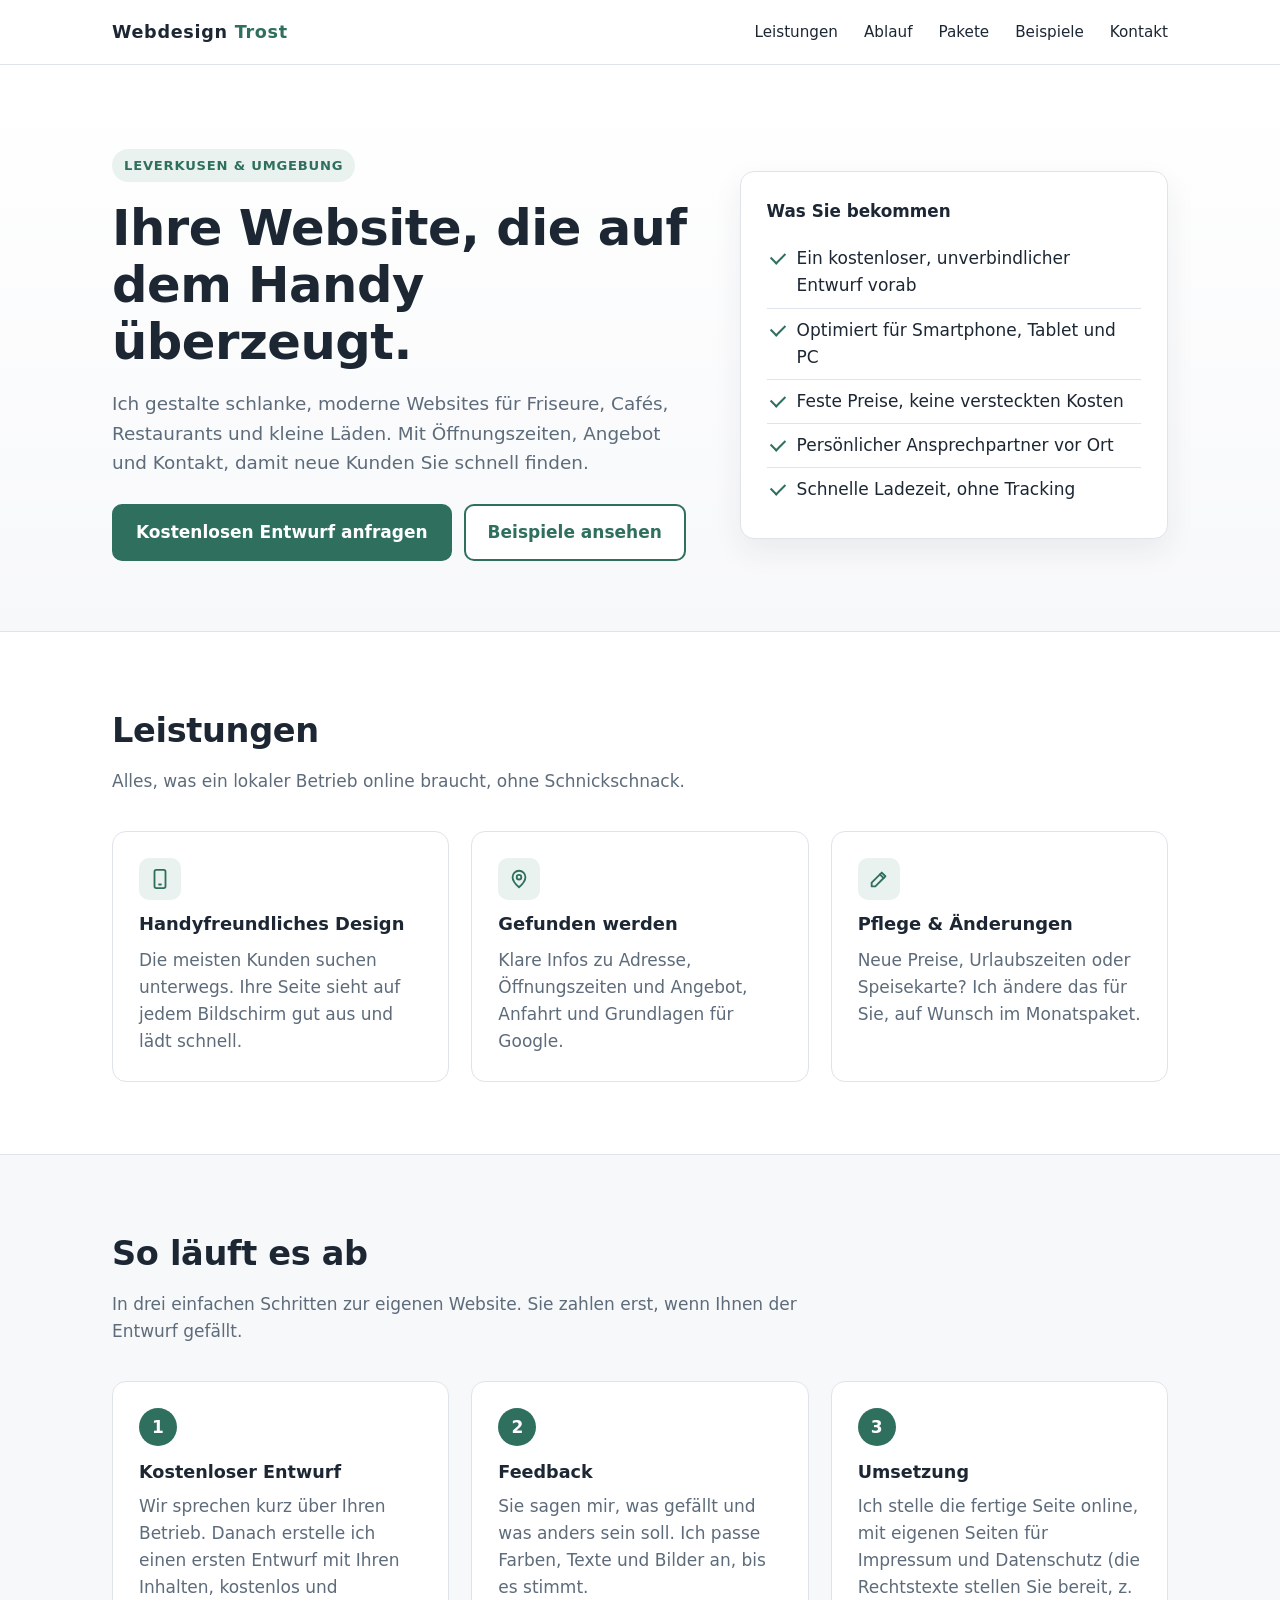
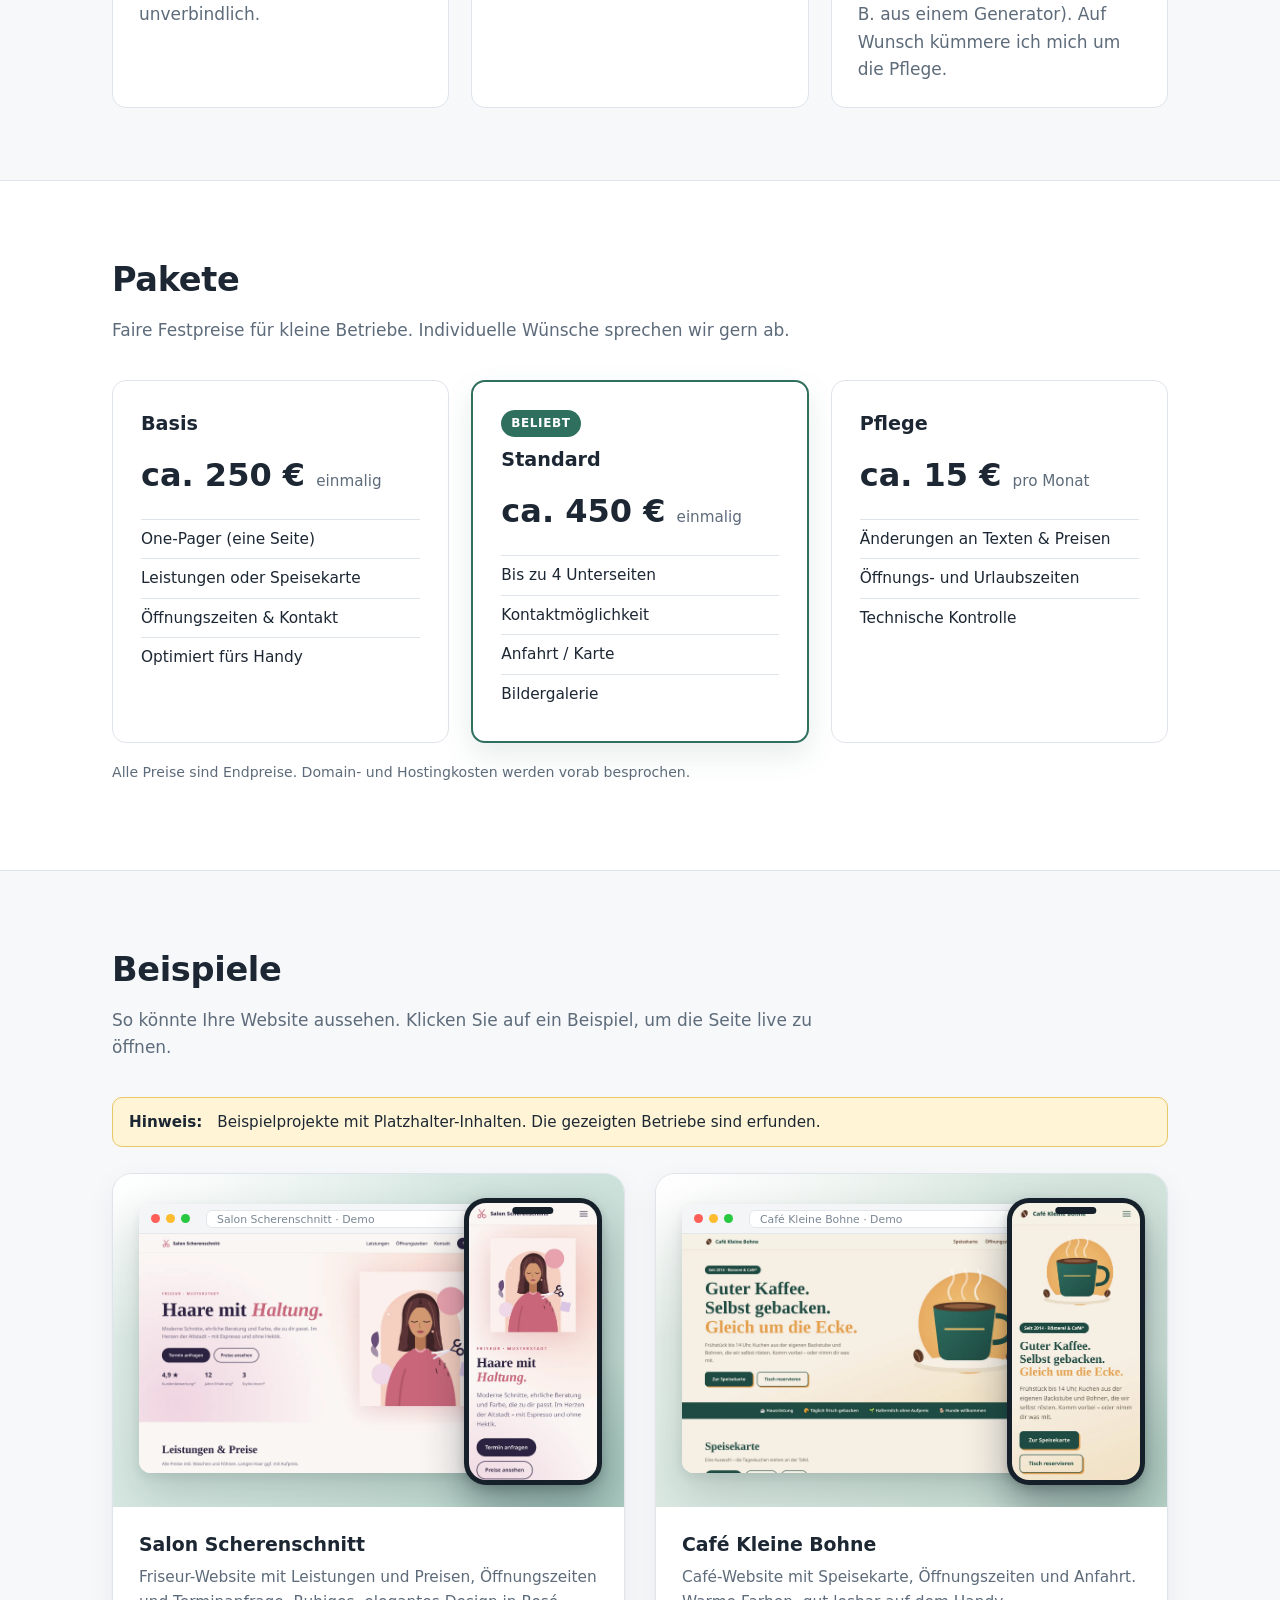
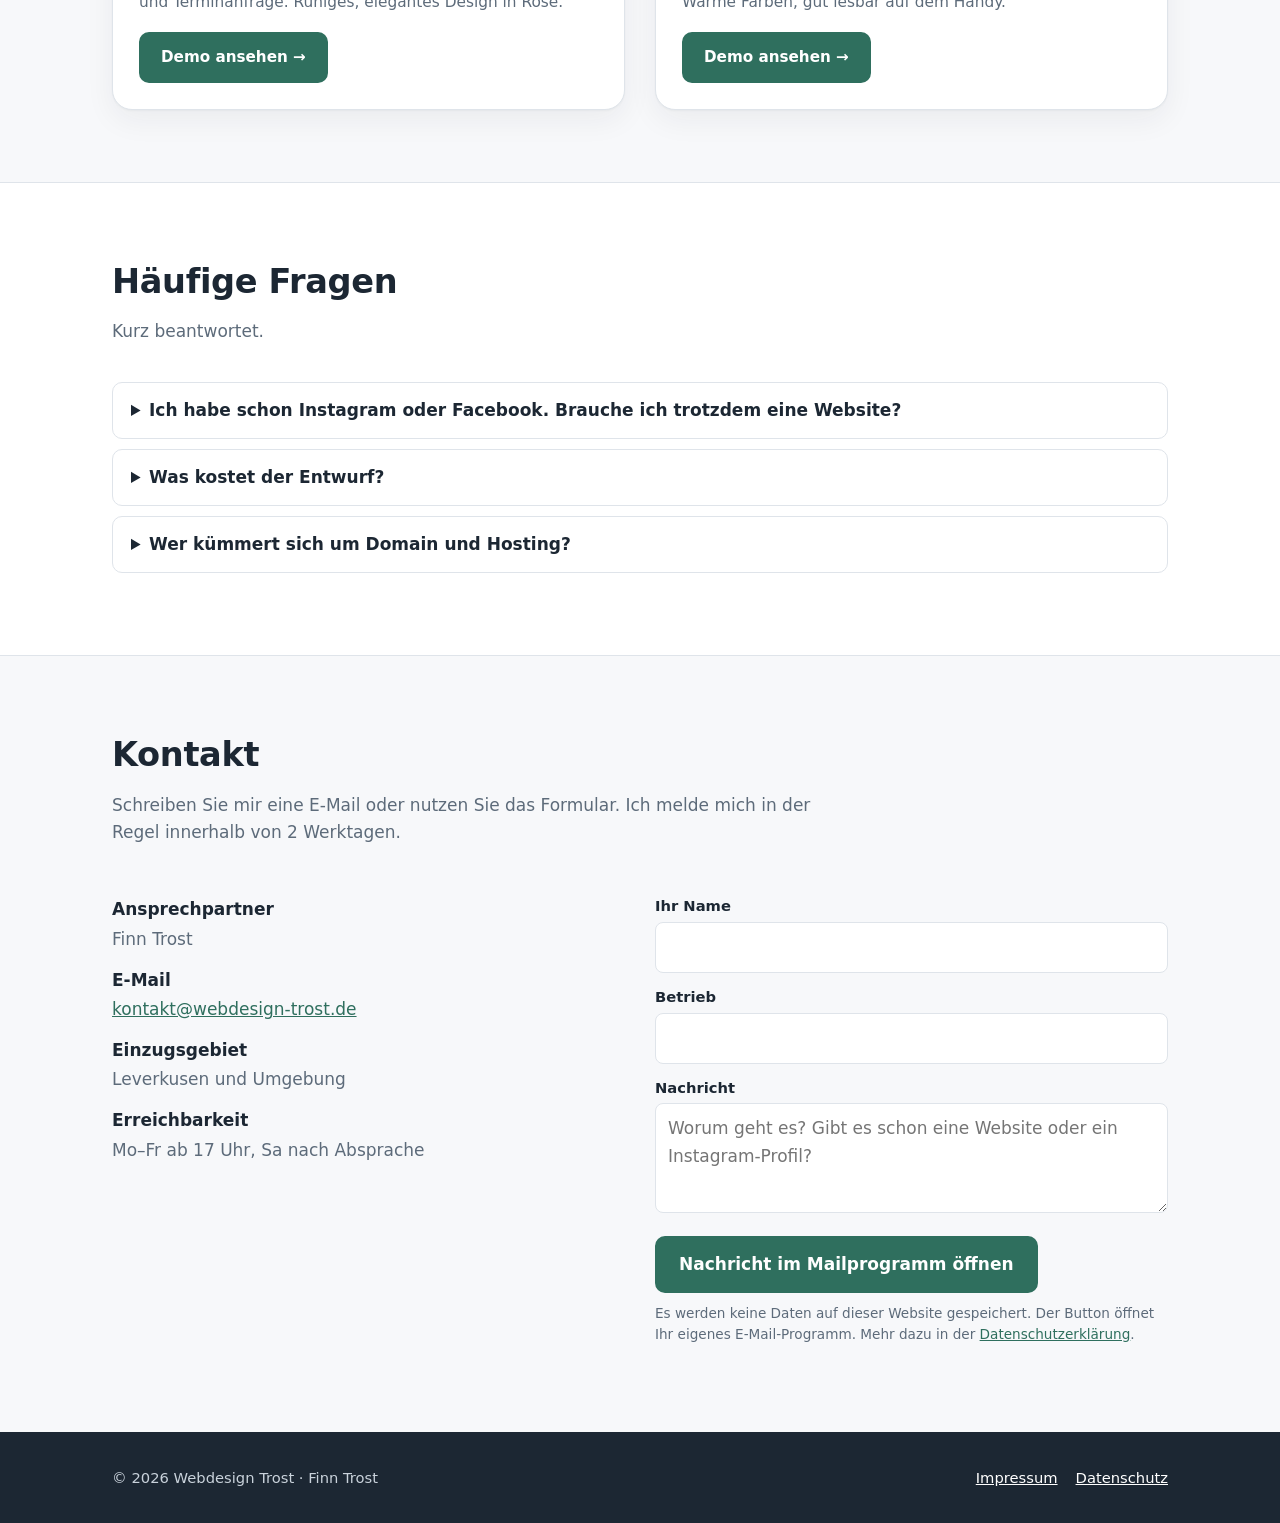
<file: index.html>
<!doctype html>
<html lang="de">
<head>
<meta charset="utf-8">
<meta name="viewport" content="width=device-width,initial-scale=1">
<meta name="robots" content="noindex, nofollow">
<title>Webdesign Trost – Websites für lokale Betriebe in Leverkusen</title>
<meta name="description" content="Moderne, handyfreundliche Websites für Friseure, Cafés, Restaurants und kleine Läden in Leverkusen und Umgebung. Kostenloser Entwurf, faire Festpreise.">
<link rel="stylesheet" href="style.css">
<link rel="icon" href="data:image/svg+xml,%3Csvg xmlns='http://www.w3.org/2000/svg' viewBox='0 0 32 32'%3E%3Crect width='32' height='32' rx='7' fill='%232f6f5e'/%3E%3Ctext x='16' y='22' font-size='17' text-anchor='middle' fill='white' font-family='Arial' font-weight='700'%3EWT%3C/text%3E%3C/svg%3E">
</head>
<body>
<header class="top">
  <div class="wrap nav">
    <a class="logo" href="#start">Webdesign <span>Trost</span></a>
    <button class="burger" aria-label="Menü öffnen" aria-expanded="false">☰</button>
    <ul>
      <li><a href="#leistungen">Leistungen</a></li>
      <li><a href="#ablauf">Ablauf</a></li>
      <li><a href="#pakete">Pakete</a></li>
      <li><a href="#beispiele">Beispiele</a></li>
      <li><a href="#kontakt">Kontakt</a></li>
    </ul>
  </div>
</header>

<main id="start">
<section class="hero">
  <div class="wrap hero-grid">
    <div>
      <span class="eyebrow">Leverkusen &amp; Umgebung</span>
      <h1>Ihre Website, die auf dem Handy überzeugt.</h1>
      <p class="lead">Ich gestalte schlanke, moderne Websites für Friseure, Cafés, Restaurants und kleine Läden. Mit Öffnungszeiten, Angebot und Kontakt, damit neue Kunden Sie schnell finden.</p>
      <div class="btns">
        <a class="btn primary" href="#kontakt">Kostenlosen Entwurf anfragen</a>
        <a class="btn ghost" href="#beispiele">Beispiele ansehen</a>
      </div>
    </div>
    <div class="hero-card">
      <h3>Was Sie bekommen</h3>
      <ul class="checks">
        <li>Ein kostenloser, unverbindlicher Entwurf vorab</li>
        <li>Optimiert für Smartphone, Tablet und PC</li>
        <li>Feste Preise, keine versteckten Kosten</li>
        <li>Persönlicher Ansprechpartner vor Ort</li>
        <li>Schnelle Ladezeit, ohne Tracking</li>
      </ul>
    </div>
  </div>
</section>

<section id="leistungen" class="alt">
  <div class="wrap">
    <h2>Leistungen</h2>
    <p class="sub">Alles, was ein lokaler Betrieb online braucht, ohne Schnickschnack.</p>
    <div class="grid3">
      <div class="card">
        <div class="icon"><svg viewBox="0 0 24 24"><rect x="6" y="2" width="12" height="20" rx="2"/><path d="M11 18h2"/></svg></div>
        <h3>Handyfreundliches Design</h3>
        <p>Die meisten Kunden suchen unterwegs. Ihre Seite sieht auf jedem Bildschirm gut aus und lädt schnell.</p>
      </div>
      <div class="card">
        <div class="icon"><svg viewBox="0 0 24 24"><path d="M12 21s-7-6.2-7-11a7 7 0 0 1 14 0c0 4.8-7 11-7 11z"/><circle cx="12" cy="10" r="2.5"/></svg></div>
        <h3>Gefunden werden</h3>
        <p>Klare Infos zu Adresse, Öffnungszeiten und Angebot, Anfahrt und Grundlagen für Google.</p>
      </div>
      <div class="card">
        <div class="icon"><svg viewBox="0 0 24 24"><path d="M4 20h4L19 9l-4-4L4 16z"/><path d="M13 7l4 4"/></svg></div>
        <h3>Pflege &amp; Änderungen</h3>
        <p>Neue Preise, Urlaubszeiten oder Speisekarte? Ich ändere das für Sie, auf Wunsch im Monatspaket.</p>
      </div>
    </div>
  </div>
</section>

<section id="ablauf">
  <div class="wrap">
    <h2>So läuft es ab</h2>
    <p class="sub">In drei einfachen Schritten zur eigenen Website. Sie zahlen erst, wenn Ihnen der Entwurf gefällt.</p>
    <div class="steps">
      <div class="step"><h3>Kostenloser Entwurf</h3><p>Wir sprechen kurz über Ihren Betrieb. Danach erstelle ich einen ersten Entwurf mit Ihren Inhalten, kostenlos und unverbindlich.</p></div>
      <div class="step"><h3>Feedback</h3><p>Sie sagen mir, was gefällt und was anders sein soll. Ich passe Farben, Texte und Bilder an, bis es stimmt.</p></div>
      <div class="step"><h3>Umsetzung</h3><p>Ich stelle die fertige Seite online, mit eigenen Seiten für Impressum und Datenschutz (die Rechtstexte stellen Sie bereit, z. B. aus einem Generator). Auf Wunsch kümmere ich mich um die Pflege.</p></div>
    </div>
  </div>
</section>

<section id="pakete" class="alt">
  <div class="wrap">
    <h2>Pakete</h2>
    <p class="sub">Faire Festpreise für kleine Betriebe. Individuelle Wünsche sprechen wir gern ab.</p>
    <div class="prices">
      <div class="price">
        <h3>Basis</h3>
        <div class="amount">ca. 250 € <small>einmalig</small></div>
        <ul>
          <li>One-Pager (eine Seite)</li>
          <li>Leistungen oder Speisekarte</li>
          <li>Öffnungszeiten &amp; Kontakt</li>
          <li>Optimiert fürs Handy</li>
        </ul>
      </div>
      <div class="price feat">
        <span class="tag">Beliebt</span>
        <h3>Standard</h3>
        <div class="amount">ca. 450 € <small>einmalig</small></div>
        <ul>
          <li>Bis zu 4 Unterseiten</li>
          <li>Kontaktmöglichkeit</li>
          <li>Anfahrt / Karte</li>
          <li>Bildergalerie</li>
        </ul>
      </div>
      <div class="price">
        <h3>Pflege</h3>
        <div class="amount">ca. 15 € <small>pro Monat</small></div>
        <ul>
          <li>Änderungen an Texten &amp; Preisen</li>
          <li>Öffnungs- und Urlaubszeiten</li>
          <li>Technische Kontrolle</li>
        </ul>
      </div>
    </div>
    <p class="note">Alle Preise sind Endpreise. Domain- und Hostingkosten werden vorab besprochen.</p>
  </div>
</section>

<section id="beispiele">
  <div class="wrap">
    <h2>Beispiele</h2>
    <p class="sub">So könnte Ihre Website aussehen. Klicken Sie auf ein Beispiel, um die Seite live zu öffnen.</p>
    <div class="disclaimer"><strong>Hinweis:</strong>&nbsp;Beispielprojekte mit Platzhalter-Inhalten. Die gezeigten Betriebe sind erfunden.</div>
    <div class="pf">
      <article class="pf-card">
        <a class="mock friseur" href="https://demo.webdesign-trost.de/friseur/" target="_blank" rel="noopener" aria-label="Salon Scherenschnitt: Demo-Website öffnen (neuer Tab)">
          <div class="browser">
            <div class="bar" aria-hidden="true"><i></i><i></i><i></i><span class="url">Salon Scherenschnitt · Demo</span></div>
            <picture>
              <source srcset="img/friseur-desktop.webp" type="image/webp">
              <img src="img/friseur-desktop.jpg" alt="Beispiel-Website eines Friseursalons, Ansicht am Computer" loading="lazy" decoding="async" width="1600" height="1000">
            </picture>
          </div>
          <div class="phone">
            <picture>
              <source srcset="img/friseur-mobile.webp" type="image/webp">
              <img src="img/friseur-mobile.jpg" alt="Beispiel-Website eines Friseursalons, Ansicht auf dem Smartphone" loading="lazy" decoding="async" width="585" height="1266">
            </picture>
          </div>
        </a>
        <div class="pf-meta">
          <h3>Salon Scherenschnitt</h3>
          <p>Friseur-Website mit Leistungen und Preisen, Öffnungszeiten und Terminanfrage. Ruhiges, elegantes Design in Rosé.</p>
          <a class="btn primary" href="https://demo.webdesign-trost.de/friseur/" target="_blank" rel="noopener">Demo ansehen <span aria-hidden="true">→</span></a>
        </div>
      </article>
      <article class="pf-card">
        <a class="mock cafe" href="https://demo.webdesign-trost.de/cafe/" target="_blank" rel="noopener" aria-label="Café Kleine Bohne: Demo-Website öffnen (neuer Tab)">
          <div class="browser">
            <div class="bar" aria-hidden="true"><i></i><i></i><i></i><span class="url">Café Kleine Bohne · Demo</span></div>
            <picture>
              <source srcset="img/cafe-desktop.webp" type="image/webp">
              <img src="img/cafe-desktop.jpg" alt="Beispiel-Website eines Cafés, Ansicht am Computer" loading="lazy" decoding="async" width="1600" height="1000">
            </picture>
          </div>
          <div class="phone">
            <picture>
              <source srcset="img/cafe-mobile.webp" type="image/webp">
              <img src="img/cafe-mobile.jpg" alt="Beispiel-Website eines Cafés, Ansicht auf dem Smartphone" loading="lazy" decoding="async" width="585" height="1266">
            </picture>
          </div>
        </a>
        <div class="pf-meta">
          <h3>Café Kleine Bohne</h3>
          <p>Café-Website mit Speisekarte, Öffnungszeiten und Anfahrt. Warme Farben, gut lesbar auf dem Handy.</p>
          <a class="btn primary" href="https://demo.webdesign-trost.de/cafe/" target="_blank" rel="noopener">Demo ansehen <span aria-hidden="true">→</span></a>
        </div>
      </article>
    </div>
  </div>
</section>

<section class="alt">
  <div class="wrap">
    <h2>Häufige Fragen</h2>
    <p class="sub">Kurz beantwortet.</p>
    <details><summary>Ich habe schon Instagram oder Facebook. Brauche ich trotzdem eine Website?</summary><p>Social Media ist super für Bilder und Neuigkeiten. Eine Website ist Ihre feste Adresse: Sie wird bei Google gefunden, braucht kein Konto zum Ansehen und zeigt die wichtigsten Infos auf einen Blick.</p></details>
    <details><summary>Was kostet der Entwurf?</summary><p>Nichts. Erst wenn Ihnen der Entwurf gefällt und Sie die Umsetzung möchten, wird das vereinbarte Paket fällig.</p></details>
    <details><summary>Wer kümmert sich um Domain und Hosting?</summary><p>Ich berate Sie dazu und richte alles ein. Die laufenden Kosten für Domain und Hosting besprechen wir vorher transparent.</p></details>
  </div>
</section>

<section id="kontakt">
  <div class="wrap">
    <h2>Kontakt</h2>
    <p class="sub">Schreiben Sie mir eine E-Mail oder nutzen Sie das Formular. Ich melde mich in der Regel innerhalb von 2 Werktagen.</p>
    <div class="contact">
      <dl>
        <dt>Ansprechpartner</dt><dd>Finn Trost</dd>
        <dt>E-Mail</dt><dd><a href="mailto:kontakt@webdesign-trost.de">kontakt@webdesign-trost.de</a></dd>
        <dt>Einzugsgebiet</dt><dd>Leverkusen und Umgebung</dd>
        <dt>Erreichbarkeit</dt><dd>Mo–Fr ab 17 Uhr, Sa nach Absprache</dd>
      </dl>
      <form id="kontaktformular" data-mail="kontakt@webdesign-trost.de">
        <label for="f-name">Ihr Name</label><input id="f-name" name="name" required>
        <label for="f-betrieb">Betrieb</label><input id="f-betrieb" name="betrieb" required>
        <label for="f-text">Nachricht</label><textarea id="f-text" name="nachricht" required placeholder="Worum geht es? Gibt es schon eine Website oder ein Instagram-Profil?"></textarea>
        <button class="btn primary" type="submit">Nachricht im Mailprogramm öffnen</button>
        <p class="formhint">Es werden keine Daten auf dieser Website gespeichert. Der Button öffnet Ihr eigenes E-Mail-Programm. Mehr dazu in der <a href="datenschutz.html">Datenschutzerklärung</a>.</p>
      </form>
    </div>
  </div>
</section>
</main>

<footer>
  <div class="wrap">
    <div>© <span id="jahr">2026</span> Webdesign Trost · Finn Trost</div>
    <div><a href="impressum.html">Impressum</a><a href="datenschutz.html">Datenschutz</a></div>
  </div>
</footer>
<script src="main.js"></script>
</body>
</html>
</file>
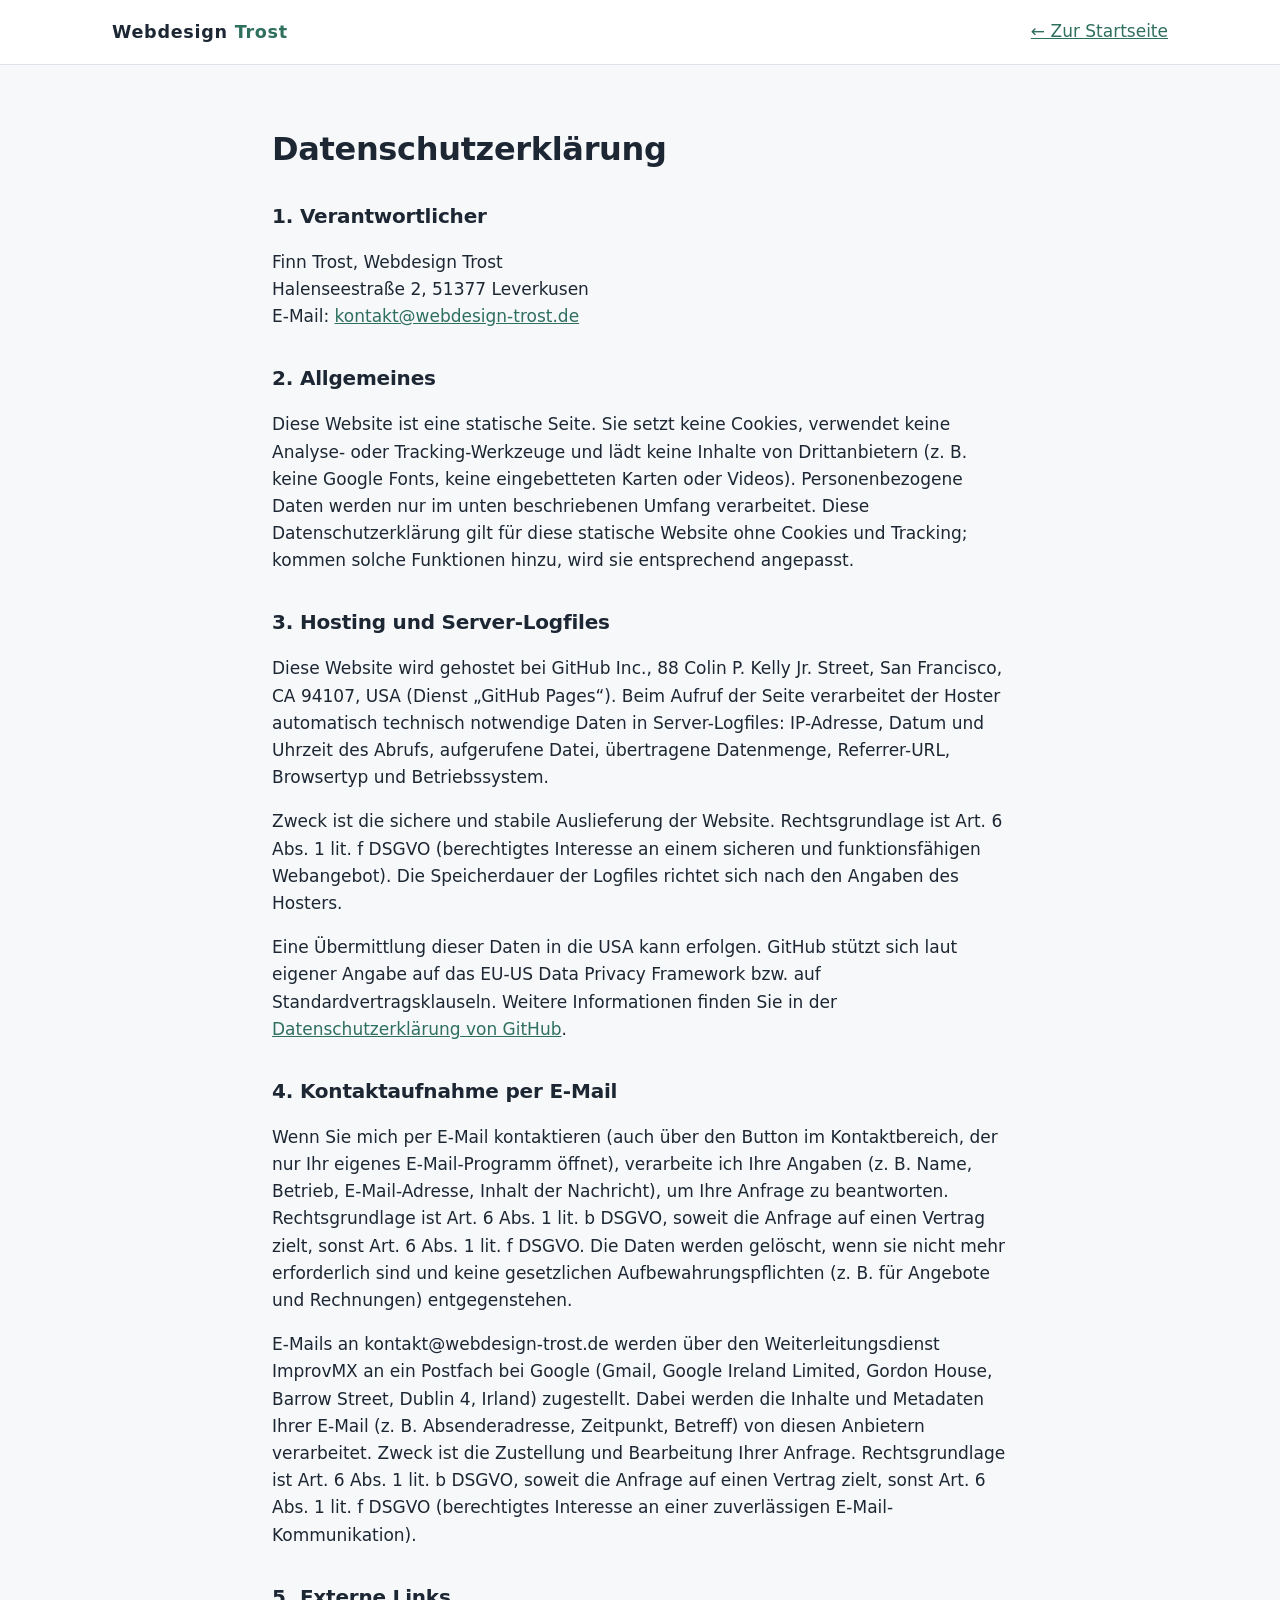
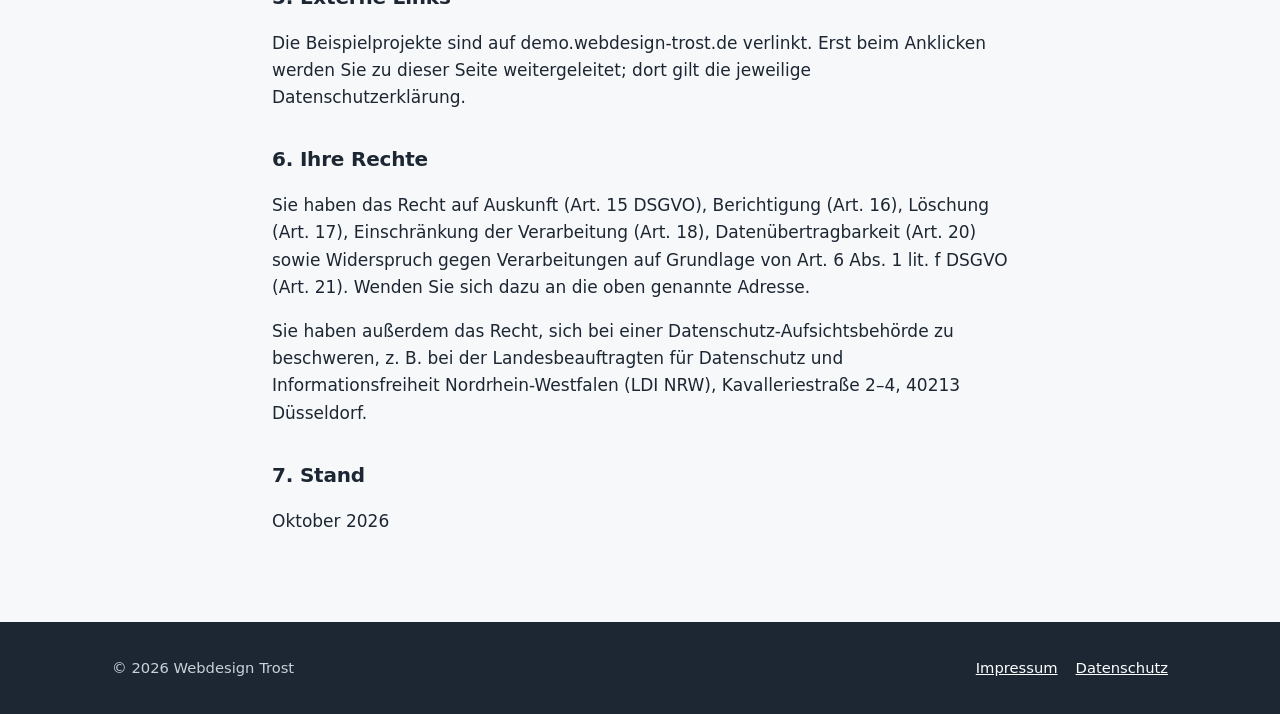
<file: datenschutz.html>
<!doctype html>
<html lang="de"><head>
<meta name="robots" content="noindex, nofollow"><meta charset="utf-8"><meta name="viewport" content="width=device-width,initial-scale=1">
<title>Datenschutzerklärung – Webdesign Trost</title><meta name="robots" content="noindex"><link rel="stylesheet" href="style.css"></head>
<body>
<header class="top"><div class="wrap nav"><a class="logo" href="index.html">Webdesign <span>Trost</span></a><a href="index.html">← Zur Startseite</a></div></header>
<main class="legal">
<h1>Datenschutzerklärung</h1>

<h2>1. Verantwortlicher</h2>
<p>Finn Trost, Webdesign Trost<br>Halenseestraße 2, 51377 Leverkusen<br>E-Mail: <a href="mailto:kontakt@webdesign-trost.de">kontakt@webdesign-trost.de</a></p>

<h2>2. Allgemeines</h2>
<p>Diese Website ist eine statische Seite. Sie setzt keine Cookies, verwendet keine Analyse- oder Tracking-Werkzeuge und lädt keine Inhalte von Drittanbietern (z. B. keine Google Fonts, keine eingebetteten Karten oder Videos). Personenbezogene Daten werden nur im unten beschriebenen Umfang verarbeitet. Diese Datenschutzerklärung gilt für diese statische Website ohne Cookies und Tracking; kommen solche Funktionen hinzu, wird sie entsprechend angepasst.</p>

<h2>3. Hosting und Server-Logfiles</h2>
<p>Diese Website wird gehostet bei GitHub Inc., 88 Colin P. Kelly Jr. Street, San Francisco, CA 94107, USA (Dienst „GitHub Pages“). Beim Aufruf der Seite verarbeitet der Hoster automatisch technisch notwendige Daten in Server-Logfiles: IP-Adresse, Datum und Uhrzeit des Abrufs, aufgerufene Datei, übertragene Datenmenge, Referrer-URL, Browsertyp und Betriebssystem.</p>
<p>Zweck ist die sichere und stabile Auslieferung der Website. Rechtsgrundlage ist Art. 6 Abs. 1 lit. f DSGVO (berechtigtes Interesse an einem sicheren und funktionsfähigen Webangebot). Die Speicherdauer der Logfiles richtet sich nach den Angaben des Hosters.</p>
<p>Eine Übermittlung dieser Daten in die USA kann erfolgen. GitHub stützt sich laut eigener Angabe auf das EU-US Data Privacy Framework bzw. auf Standardvertragsklauseln. Weitere Informationen finden Sie in der <a href="https://docs.github.com/de/site-policy/privacy-policies/github-general-privacy-statement" target="_blank" rel="noopener">Datenschutzerklärung von GitHub</a>.</p>

<h2>4. Kontaktaufnahme per E-Mail</h2>
<p>Wenn Sie mich per E-Mail kontaktieren (auch über den Button im Kontaktbereich, der nur Ihr eigenes E-Mail-Programm öffnet), verarbeite ich Ihre Angaben (z. B. Name, Betrieb, E-Mail-Adresse, Inhalt der Nachricht), um Ihre Anfrage zu beantworten. Rechtsgrundlage ist Art. 6 Abs. 1 lit. b DSGVO, soweit die Anfrage auf einen Vertrag zielt, sonst Art. 6 Abs. 1 lit. f DSGVO. Die Daten werden gelöscht, wenn sie nicht mehr erforderlich sind und keine gesetzlichen Aufbewahrungspflichten (z. B. für Angebote und Rechnungen) entgegenstehen.</p>
<p>E-Mails an kontakt@webdesign-trost.de werden über den Weiterleitungsdienst ImprovMX an ein Postfach bei Google (Gmail, Google Ireland Limited, Gordon House, Barrow Street, Dublin 4, Irland) zugestellt. Dabei werden die Inhalte und Metadaten Ihrer E-Mail (z. B. Absenderadresse, Zeitpunkt, Betreff) von diesen Anbietern verarbeitet. Zweck ist die Zustellung und Bearbeitung Ihrer Anfrage. Rechtsgrundlage ist Art. 6 Abs. 1 lit. b DSGVO, soweit die Anfrage auf einen Vertrag zielt, sonst Art. 6 Abs. 1 lit. f DSGVO (berechtigtes Interesse an einer zuverlässigen E-Mail-Kommunikation).</p>

<h2>5. Externe Links</h2>
<p>Die Beispielprojekte sind auf demo.webdesign-trost.de verlinkt. Erst beim Anklicken werden Sie zu dieser Seite weitergeleitet; dort gilt die jeweilige Datenschutzerklärung.</p>

<h2>6. Ihre Rechte</h2>
<p>Sie haben das Recht auf Auskunft (Art. 15 DSGVO), Berichtigung (Art. 16), Löschung (Art. 17), Einschränkung der Verarbeitung (Art. 18), Datenübertragbarkeit (Art. 20) sowie Widerspruch gegen Verarbeitungen auf Grundlage von Art. 6 Abs. 1 lit. f DSGVO (Art. 21). Wenden Sie sich dazu an die oben genannte Adresse.</p>
<p>Sie haben außerdem das Recht, sich bei einer Datenschutz-Aufsichtsbehörde zu beschweren, z. B. bei der Landesbeauftragten für Datenschutz und Informationsfreiheit Nordrhein-Westfalen (LDI NRW), Kavalleriestraße 2–4, 40213 Düsseldorf.</p>

<h2>7. Stand</h2>
<p>Oktober 2026</p>
</main>
<footer><div class="wrap"><div>© 2026 Webdesign Trost</div><div><a href="impressum.html">Impressum</a><a href="datenschutz.html">Datenschutz</a></div></div></footer>
</body></html>
</file>
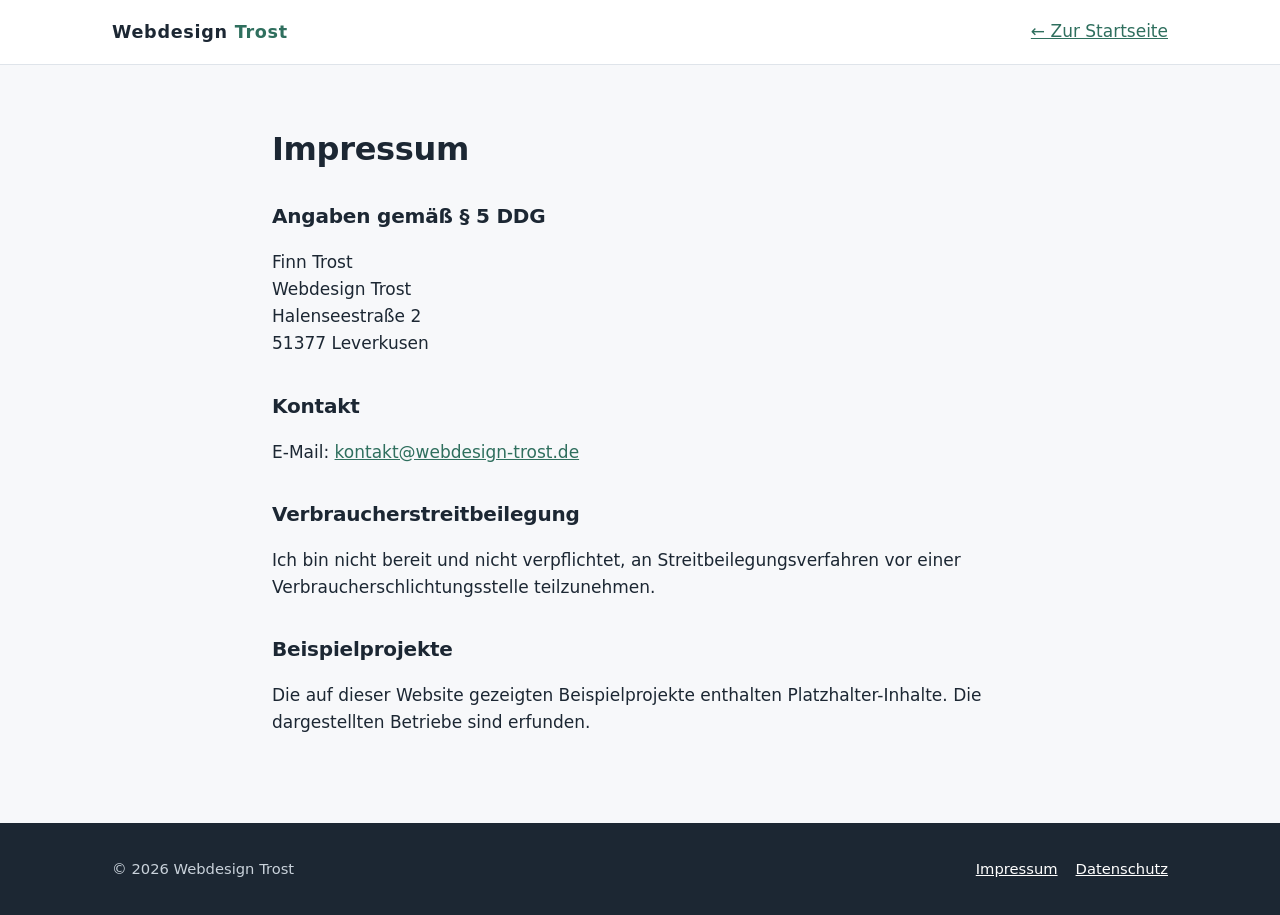
<file: impressum.html>
<!doctype html>
<html lang="de"><head>
<meta name="robots" content="noindex, nofollow"><meta charset="utf-8"><meta name="viewport" content="width=device-width,initial-scale=1">
<title>Impressum – Webdesign Trost</title><meta name="robots" content="noindex"><link rel="stylesheet" href="style.css"></head>
<body>
<header class="top"><div class="wrap nav"><a class="logo" href="index.html">Webdesign <span>Trost</span></a><a href="index.html">← Zur Startseite</a></div></header>
<main class="legal">
<h1>Impressum</h1>
<h2>Angaben gemäß § 5 DDG</h2>
<p>Finn Trost<br>Webdesign Trost<br>Halenseestraße 2<br>51377 Leverkusen</p>
<h2>Kontakt</h2>
<p>E-Mail: <a href="mailto:kontakt@webdesign-trost.de">kontakt@webdesign-trost.de</a></p>
<h2>Verbraucherstreitbeilegung</h2>
<p>Ich bin nicht bereit und nicht verpflichtet, an Streitbeilegungsverfahren vor einer Verbraucherschlichtungsstelle teilzunehmen.</p>
<h2>Beispielprojekte</h2>
<p>Die auf dieser Website gezeigten Beispielprojekte enthalten Platzhalter-Inhalte. Die dargestellten Betriebe sind erfunden.</p>
</main>
<footer><div class="wrap"><div>© 2026 Webdesign Trost</div><div><a href="impressum.html">Impressum</a><a href="datenschutz.html">Datenschutz</a></div></div></footer>
</body></html>
</file>
<file: style.css>
:root{--ink:#1c2733;--muted:#5d6b7a;--line:#dfe4ea;--bg:#f7f8fa;--card:#fff;--accent:#2f6f5e;--accent-2:#e9f2ef;--warn:#fff4d6;--warn-b:#e7c766;--r:14px}
*{box-sizing:border-box}
html{scroll-behavior:smooth}
body{margin:0;font-family:system-ui,-apple-system,"Segoe UI",Roboto,"Helvetica Neue",Arial,sans-serif;color:var(--ink);background:var(--bg);line-height:1.6;font-size:17px}
img{max-width:100%;display:block}
a{color:var(--accent)}
.wrap{max-width:1100px;margin:0 auto;padding:0 22px}
.ph{background:var(--warn);border:1px dashed var(--warn-b);border-radius:4px;padding:0 4px;font-family:ui-monospace,Menlo,Consolas,monospace;font-size:.9em}
/* header */
header.top{position:sticky;top:0;z-index:20;background:rgba(255,255,255,.94);backdrop-filter:blur(8px);border-bottom:1px solid var(--line)}
.nav{display:flex;align-items:center;justify-content:space-between;height:64px}
.logo{font-weight:700;letter-spacing:.04em;color:var(--ink);text-decoration:none;font-size:1.1rem}
.logo span{color:var(--accent)}
.nav ul{display:flex;gap:26px;list-style:none;margin:0;padding:0}
.nav ul a{color:var(--ink);text-decoration:none;font-size:.95rem}
.nav ul a:hover{color:var(--accent)}
.burger{display:none;background:none;border:1px solid var(--line);border-radius:8px;padding:8px 10px;font-size:1rem;cursor:pointer}
/* hero */
.hero{padding:84px 0 70px;background:linear-gradient(180deg,#fff 0%,var(--bg) 100%)}
.hero-grid{display:grid;grid-template-columns:1.15fr .85fr;gap:48px;align-items:center}
.eyebrow{display:inline-block;background:var(--accent-2);color:var(--accent);font-weight:600;font-size:.82rem;letter-spacing:.06em;text-transform:uppercase;padding:6px 12px;border-radius:999px}
h1{font-size:clamp(2rem,4.4vw,3.1rem);line-height:1.15;margin:18px 0 16px;letter-spacing:-.01em}
.lead{font-size:1.15rem;color:var(--muted);max-width:36em}
.btns{display:flex;gap:12px;flex-wrap:wrap;margin-top:26px}
.btn{display:inline-block;padding:13px 22px;border-radius:10px;text-decoration:none;font-weight:600;border:2px solid var(--accent)}
.btn.primary{background:var(--accent);color:#fff}
.btn.ghost{color:var(--accent);background:#fff}
.btn:hover{filter:brightness(1.07)}
.hero-card{background:var(--card);border:1px solid var(--line);border-radius:var(--r);padding:26px;box-shadow:0 12px 30px rgba(28,39,51,.07)}
.hero-card h3{margin:0 0 12px;font-size:1.05rem}
.checks{list-style:none;margin:0;padding:0}
.checks li{padding:8px 0 8px 30px;position:relative;border-bottom:1px solid var(--line)}
.checks li:last-child{border:0}
.checks li::before{content:"";position:absolute;left:4px;top:15px;width:12px;height:7px;border-left:2.5px solid var(--accent);border-bottom:2.5px solid var(--accent);transform:rotate(-45deg)}
/* sections */
section{padding:72px 0}
section.alt{background:#fff;border-top:1px solid var(--line);border-bottom:1px solid var(--line)}
h2{font-size:clamp(1.6rem,3vw,2.1rem);margin:0 0 10px;letter-spacing:-.01em}
.sub{color:var(--muted);margin:0 0 36px;max-width:42em}
.grid3{display:grid;grid-template-columns:repeat(3,1fr);gap:22px}
.card{background:var(--card);border:1px solid var(--line);border-radius:var(--r);padding:26px}
.card h3{margin:10px 0 8px;font-size:1.12rem}
.card p{margin:0;color:var(--muted)}
.icon{width:42px;height:42px;border-radius:10px;background:var(--accent-2);display:grid;place-items:center}
.icon svg{width:22px;height:22px;stroke:var(--accent);fill:none;stroke-width:2;stroke-linecap:round;stroke-linejoin:round}
/* steps */
.steps{display:grid;grid-template-columns:repeat(3,1fr);gap:22px;counter-reset:s}
.step{position:relative;background:var(--card);border:1px solid var(--line);border-radius:var(--r);padding:26px 26px 24px}
.step::before{counter-increment:s;content:counter(s);display:grid;place-items:center;width:38px;height:38px;border-radius:50%;background:var(--accent);color:#fff;font-weight:700;margin-bottom:12px}
.step h3{margin:0 0 6px;font-size:1.1rem}
.step p{margin:0;color:var(--muted)}
/* pricing */
.prices{display:grid;grid-template-columns:repeat(3,1fr);gap:22px;align-items:stretch}
.price{background:var(--card);border:1px solid var(--line);border-radius:var(--r);padding:28px;display:flex;flex-direction:column}
.price.feat{border:2px solid var(--accent);box-shadow:0 12px 30px rgba(47,111,94,.12)}
.tag{align-self:flex-start;background:var(--accent);color:#fff;font-size:.75rem;font-weight:700;letter-spacing:.05em;text-transform:uppercase;padding:4px 10px;border-radius:999px;margin-bottom:8px}
.price h3{margin:0;font-size:1.2rem}
.amount{font-size:2rem;font-weight:700;margin:10px 0 2px}
.amount small{font-size:.95rem;font-weight:500;color:var(--muted)}
.price ul{list-style:none;padding:0;margin:16px 0 0;flex:1}
.price li{padding:7px 0;border-top:1px solid var(--line);font-size:.96rem}
.note{font-size:.88rem;color:var(--muted);margin-top:18px}
/* portfolio */
.pf{display:grid;grid-template-columns:repeat(2,minmax(0,1fr));gap:30px}
.pf-card{display:flex;flex-direction:column;min-width:0;background:var(--card);border:1px solid var(--line);border-radius:20px;overflow:hidden;box-shadow:0 1px 2px rgba(28,39,51,.04),0 10px 30px rgba(28,39,51,.06);transition:transform .25s ease,box-shadow .25s ease}
.pf-card:hover{transform:translateY(-4px);box-shadow:0 2px 4px rgba(28,39,51,.05),0 24px 50px rgba(28,39,51,.12)}
.mock{position:relative;display:block;text-decoration:none;color:inherit;padding:30px 30px 34px 26px;background:radial-gradient(120% 90% at 0% 0%,#ffffff 0%,rgba(255,255,255,0) 55%),linear-gradient(135deg,#e9f2ef 0%,#cfe3dc 55%,#b7d4ca 100%);overflow:hidden;isolation:isolate}
.mock::after{content:"";position:absolute;right:-60px;bottom:-80px;width:240px;height:240px;border-radius:50%;background:radial-gradient(circle,rgba(47,111,94,.22),rgba(47,111,94,0) 70%);z-index:-1}
.mock.cafe{background:radial-gradient(120% 90% at 0% 0%,#ffffff 0%,rgba(255,255,255,0) 55%),linear-gradient(135deg,#eef3ef 0%,#d6e6df 50%,#c3dad0 100%)}
.browser{width:84%;background:#fff;border-radius:12px;overflow:hidden;box-shadow:0 1px 0 rgba(255,255,255,.6) inset,0 18px 40px rgba(24,52,44,.18),0 4px 10px rgba(24,52,44,.08);transition:transform .35s ease}
.bar{display:flex;align-items:center;gap:6px;height:30px;padding:0 12px;background:#f3f5f7;border-bottom:1px solid #e3e7ec}
.bar i{flex:0 0 auto;width:9px;height:9px;border-radius:50%;background:#ff5f57}
.bar i:nth-child(2){background:#febc2e}
.bar i:nth-child(3){background:#28c840}
.bar .url{flex:1;min-width:0;margin-left:10px;height:18px;line-height:18px;padding:0 10px;border-radius:6px;background:#fff;border:1px solid #e3e7ec;color:#7a8794;font-size:.68rem;white-space:nowrap;overflow:hidden;text-overflow:ellipsis}
.browser img{width:100%;height:auto;aspect-ratio:16/10;object-fit:cover;object-position:top}
.phone{position:absolute;right:22px;bottom:22px;width:27%;max-width:150px;padding:5px;background:#16202a;border-radius:22px;box-shadow:0 22px 44px rgba(16,28,36,.32),0 4px 10px rgba(16,28,36,.18);transition:transform .35s ease}
.phone::before{content:"";position:absolute;top:9px;left:50%;transform:translateX(-50%);width:30%;height:7px;border-radius:999px;background:#16202a;z-index:2}
.phone img{width:100%;height:auto;aspect-ratio:390/844;object-fit:cover;object-position:top;border-radius:17px}
.pf-card:hover .browser{transform:translateY(-3px)}
.pf-card:hover .phone{transform:translateY(-8px) rotate(-1.5deg)}
.pf-meta{display:flex;flex-direction:column;align-items:flex-start;gap:6px;padding:22px 26px 26px;flex:1}
.pf-meta h3{margin:0;font-size:1.18rem}
.pf-meta p{margin:0 0 12px;color:var(--muted);font-size:.96rem}
.pf-meta .btn{margin-top:auto;padding:11px 20px;font-size:.95rem}
.pf-meta .btn span{display:inline-block;transition:transform .2s}
.pf-meta .btn:hover span{transform:translateX(3px)}
.mock:focus-visible,.pf-meta .btn:focus-visible{outline:3px solid var(--accent);outline-offset:3px}
@media (max-width:520px){
 .mock{padding:20px 18px 24px 16px}
 .browser{width:86%;border-radius:9px}
 .bar{height:22px;padding:0 8px;gap:4px}
 .bar i{width:7px;height:7px}
 .bar .url{display:none}
 .phone{right:12px;bottom:14px;width:25%;padding:3px;border-radius:15px}
 .phone::before{top:6px;height:5px}
 .phone img{border-radius:12px}
 .pf-meta{padding:18px 20px 22px}
}
@media (prefers-reduced-motion:reduce){
 .pf-card,.browser,.phone,.pf-meta .btn span{transition:none}
 .pf-card:hover,.pf-card:hover .browser,.pf-card:hover .phone{transform:none}
}
.disclaimer{display:flex;gap:10px;align-items:flex-start;background:var(--warn);border:1px solid var(--warn-b);border-radius:10px;padding:12px 16px;margin-bottom:26px;font-size:.95rem}
/* contact */
.contact{display:grid;grid-template-columns:1fr 1fr;gap:30px}
.contact dl{margin:0}
.contact dt{font-weight:600;margin-top:14px}
.contact dd{margin:2px 0 0;color:var(--muted)}
form label{display:block;font-weight:600;font-size:.92rem;margin:12px 0 4px}
form input,form textarea{width:100%;padding:11px 12px;border:1px solid var(--line);border-radius:8px;font:inherit;background:#fff}
form textarea{min-height:110px;resize:vertical}
form button{margin-top:14px;cursor:pointer;font:inherit}
.formhint{font-size:.85rem;color:var(--muted);margin-top:10px}
/* faq */
details{background:var(--card);border:1px solid var(--line);border-radius:10px;padding:14px 18px;margin-bottom:10px}
summary{cursor:pointer;font-weight:600}
details p{margin:10px 0 0;color:var(--muted)}
/* footer */
footer{background:var(--ink);color:#c9d2db;padding:34px 0;font-size:.92rem}
footer .wrap{display:flex;justify-content:space-between;gap:16px;flex-wrap:wrap}
footer a{color:#fff;margin-left:18px}
/* legal pages */
.legal{max-width:780px;margin:0 auto;padding:48px 22px 70px}
.legal h1{font-size:2rem}
.legal h2{font-size:1.25rem;margin-top:32px}
.draft{background:var(--warn);border:1px solid var(--warn-b);border-radius:10px;padding:14px 18px}
/* responsive */
@media (max-width:900px){
 .hero-grid,.contact{grid-template-columns:1fr}
 .grid3,.steps,.prices{grid-template-columns:1fr}
 .pf{grid-template-columns:1fr}
 .hero{padding:52px 0 46px}
 section{padding:54px 0}
}
@media (max-width:760px){
 .burger{display:block}
 .nav ul{display:none;position:absolute;top:64px;left:0;right:0;background:#fff;flex-direction:column;gap:0;border-bottom:1px solid var(--line)}
 .nav ul.open{display:flex}
 .nav ul li a{display:block;padding:14px 22px;border-top:1px solid var(--line)}
 body{font-size:16px}
 footer a{margin:0 18px 0 0}
}
</file>
